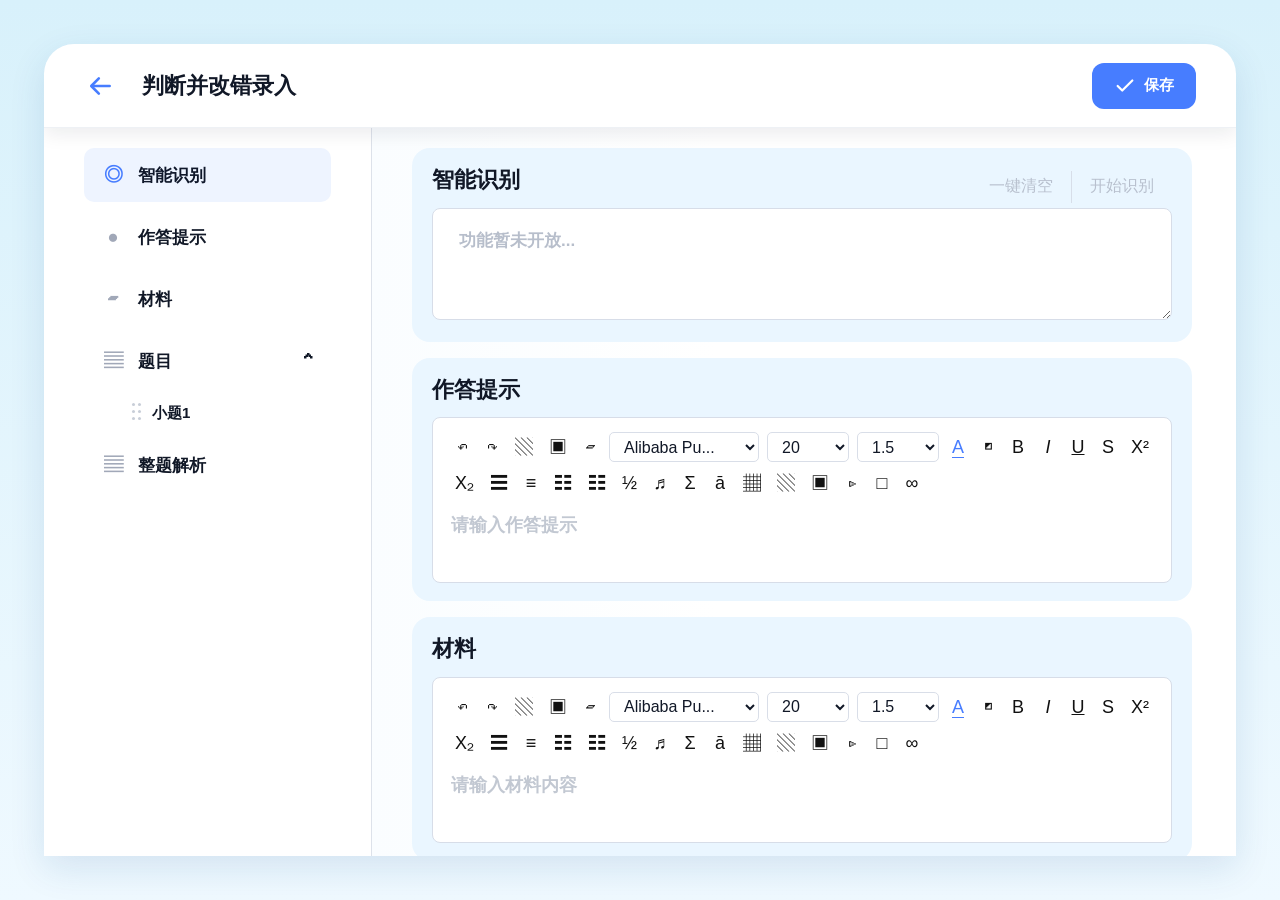
<file: index.html>
<!DOCTYPE html>
<html lang="zh-CN">
<head>
  <meta charset="UTF-8" />
  <meta name="viewport" content="width=device-width, initial-scale=1.0" />
  <title>判断并改错录入 Demo 框架</title>
  <link rel="stylesheet" href="styles.css" />
</head>
<body>
  <div class="page">
    <div class="shell">
      <header class="header">
        <button class="icon-btn" title="返回" aria-label="返回">
          <svg viewBox="0 0 24 24" aria-hidden="true"><path d="M10 19 3 12l7-7"/><path d="M4 12h16"/></svg>
        </button>
        <h1>判断并改错录入</h1>
        <button class="save-btn" id="saveBtn">
          <svg viewBox="0 0 24 24" aria-hidden="true"><path d="M20 6 9 17l-5-5"/></svg>
          保存
        </button>
      </header>

      <div class="layout">
        <aside class="sidebar" aria-label="页面导航">
          <button class="side-item active" data-target="recognition">
            <span class="side-icon">◎</span>
            智能识别
          </button>
          <button class="side-item" data-target="prompt">
            <span class="side-icon">●</span>
            作答提示
          </button>
          <button class="side-item" data-target="material">
            <span class="side-icon">▰</span>
            材料
          </button>
          <button class="side-item question-toggle" data-target="questions" aria-expanded="true">
            <span class="side-icon question-doc">▤</span>
            题目
            <span class="chevron">⌃</span>
          </button>
          <div class="question-sublist" id="questionSublist"></div>
          <button class="side-item" data-target="analysis">
            <span class="side-icon">▤</span>
            整题解析
          </button>
        </aside>

        <main class="content" id="content">
          <section class="block" id="recognition" data-nav-label="智能识别">
            <div class="block-head">
              <h2>智能识别</h2>
              <div class="block-actions">
                <button class="ghost-btn" id="clearRecognition">一键清空</button>
                <button class="ghost-btn" id="startRecognition">开始识别</button>
              </div>
            </div>
            <textarea class="recognition-box" id="recognitionText" placeholder="功能暂未开放..."></textarea>
          </section>

          <section class="block" id="prompt" data-nav-label="作答提示">
            <h2>作答提示</h2>
            <div class="editor-shell" data-field="prompt"></div>
          </section>

          <section class="block" id="material" data-nav-label="材料">
            <h2>材料</h2>
            <div class="editor-shell" data-field="material"></div>
          </section>

          <section class="block questions-block" id="questions" data-nav-label="题目">
            <div class="section-top">
              <h2>题目</h2>
              <button class="add-btn" id="addQuestionTop">
                <span>＋</span>
                添加小题
              </button>
            </div>
            <div class="ng-control">
              <div>
                <strong>包含 Not Given 选项</strong>
                <span>开启后当前大题下所有小题支持 T / F / NG 三选一</span>
              </div>
              <label class="switch ng-switch">
                <input type="checkbox" id="ngToggle">
                <i></i>
              </label>
            </div>
            <div id="questionList"></div>
            <button class="add-btn bottom" id="addQuestionBottom">
              <span>＋</span>
              添加小题
            </button>
          </section>

          <section class="block" id="analysis" data-nav-label="整题解析">
            <h2>整题解析</h2>
            <div class="editor-shell" data-field="wholeAnalysis"></div>
          </section>
        </main>
      </div>
    </div>
  </div>

  <div class="toast" id="toast" role="status" aria-live="polite">已保存</div>

  <template id="editorTemplate">
    <div class="editor">
      <div class="toolbar" aria-label="富文本工具条">
        <button title="撤销">↶</button>
        <button title="重做">↷</button>
        <button title="复制">▧</button>
        <button title="粘贴">▣</button>
        <button title="橡皮">▱</button>
        <select title="字体">
          <option>Alibaba Pu...</option>
          <option>Noto Sans JP</option>
          <option>Microsoft YaHei</option>
        </select>
        <select title="字号">
          <option>20</option>
          <option>16</option>
          <option>18</option>
          <option>24</option>
        </select>
        <select title="行高">
          <option>1.5</option>
          <option>1.0</option>
          <option>2.0</option>
        </select>
        <button title="文字颜色" class="mark-blue">A</button>
        <button title="高亮">◩</button>
        <button title="加粗">B</button>
        <button title="斜体"><i>I</i></button>
        <button title="下划线"><u>U</u></button>
        <button title="删除线">S</button>
        <button title="上标">X²</button>
        <button title="下标">X₂</button>
        <button title="左对齐">☰</button>
        <button title="居中">≡</button>
        <button title="右对齐">☷</button>
        <button title="项目符号">☷</button>
        <button title="编号">½</button>
        <button title="音频">♬</button>
        <button title="公式">Σ</button>
        <button title="音标">ā</button>
        <button title="表格">▦</button>
        <button title="图片">▧</button>
        <button title="音频文件">▣</button>
        <button title="视频">▻</button>
        <button title="文件夹">□</button>
        <button title="链接">∞</button>
      </div>
      <div class="editable" contenteditable="true"></div>
    </div>
  </template>

  <script src="app.js"></script>
</body>
</html>
</file>
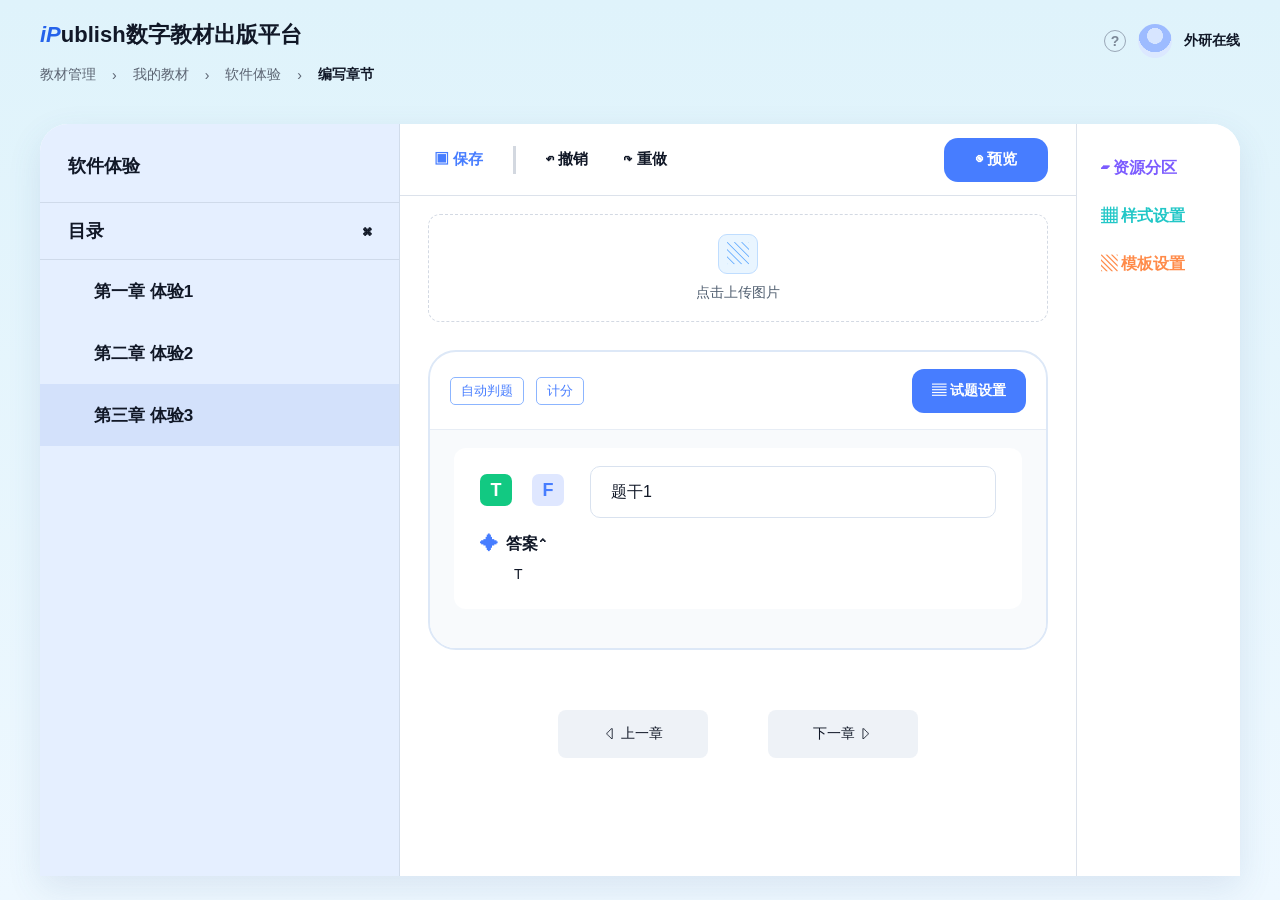
<file: chapter-editor.html>
<!DOCTYPE html>
<html lang="zh-CN">
<head>
  <meta charset="UTF-8" />
  <meta name="viewport" content="width=device-width, initial-scale=1.0" />
  <title>编写章节 - 判断并改错预览</title>
  <link rel="stylesheet" href="styles.css" />
</head>
<body class="chapter-page">
  <div class="chapter-shell">
    <header class="chapter-top">
      <div>
        <div class="chapter-logo"><span class="logo-blue">iP</span>ublish数字教材出版平台</div>
        <div class="breadcrumb">教材管理 <span>›</span> 我的教材 <span>›</span> 软件体验 <span>›</span> <b>编写章节</b></div>
      </div>
      <div class="user-area">
        <span class="help">?</span>
        <span class="avatar-dot"></span>
        <span>外研在线</span>
      </div>
    </header>

    <div class="chapter-workspace">
      <aside class="chapter-left">
        <h1>软件体验</h1>
        <div class="toc-head">目录 <span>⌘</span></div>
        <button class="chapter-item">第一章 体验1</button>
        <button class="chapter-item">第二章 体验2</button>
        <button class="chapter-item active">第三章 体验3</button>
      </aside>

      <main class="chapter-center">
        <div class="editor-topbar">
          <button class="tool-action" id="backToInput">▣ 保存</button>
          <span class="divider"></span>
          <button class="tool-action">↶ 撤销</button>
          <button class="tool-action">↷ 重做</button>
          <button class="preview-btn" id="openPreviewPage">◉ 预览</button>
        </div>

        <div class="canvas">
          <div class="upload-box">
            <div class="upload-icon">▧</div>
            <div>点击上传图片</div>
          </div>

          <div class="question-preview-card">
            <div class="preview-card-head">
              <div>
                <span class="small-pill">自动判题</span>
                <span class="small-pill">计分</span>
              </div>
              <button class="setting-btn" id="openQuestionSettings">▤ 试题设置</button>
            </div>

            <div class="preview-body" id="previewBody"></div>
          </div>

          <div class="chapter-nav">
            <button>ᐊ 上一章</button>
            <button>下一章 ᐅ</button>
          </div>
        </div>
      </main>

      <aside class="chapter-right">
        <button class="right-tab purple">▰ 资源分区</button>
        <button class="right-tab teal">▦ 样式设置</button>
        <button class="right-tab orange">▧ 模板设置</button>
      </aside>
    </div>
  </div>

  <div class="settings-mask" id="settingsMask" aria-hidden="true">
    <div class="settings-modal" role="dialog" aria-modal="true" aria-labelledby="settingsTitle">
      <header class="settings-head">
        <h2 id="settingsTitle">设置</h2>
        <button class="settings-close" id="closeQuestionSettings" aria-label="关闭">×</button>
      </header>
      <div class="settings-body">
        <div class="settings-grid">
          <section class="settings-section">
            <h3><span>▱</span> 作答设置</h3>
            <div class="settings-card">
              <div class="setting-label">作答显示样式</div>
              <div class="radio-line">
                <label><input type="radio" name="answerStyle" value="TF" checked> TF</label>
                <label><input type="radio" name="answerStyle" value="tick"> ✓×</label>
                <label><input type="radio" name="answerStyle" value="text"> 对错</label>
                <label><input type="radio" name="answerStyle" value="check"> 勾选</label>
              </div>
              <div class="style-preview" id="answerStylePreview"></div>
              <div class="setting-label">附加题显示设置</div>
              <div class="fake-select" data-value="作答后显示附加题">
                <button type="button"><span>作答后显示附加题</span><i>⌄</i></button>
                <div class="fake-options">
                  <button type="button">作答前显示附加题</button>
                  <button type="button" class="active">作答后显示附加题</button>
                </div>
              </div>
              <div class="fake-select" data-value="作答即显示">
                <button type="button"><span>作答即显示</span><i>⌄</i></button>
                <div class="fake-options">
                  <button type="button" class="active">作答即显示</button>
                  <button type="button">作答T显示</button>
                  <button type="button">作答F显示</button>
                  <button type="button" data-ng-only>作答NG显示</button>
                </div>
              </div>
            </div>
          </section>

          <section class="settings-section">
            <h3><span>▱</span> 判题设置</h3>
            <div class="settings-card compact">
              <div class="switch-row">
                <span>自动判题</span>
                <label class="switch"><input type="checkbox" checked><i></i></label>
              </div>
              <div class="judge-note" data-ng-note>已开启 NG 时，自动判题会按 T / F / NG 标准答案匹配学生选择。</div>
            </div>
          </section>

          <section class="settings-section">
            <h3><span>⏱</span> 计分设置</h3>
            <div class="settings-card">
              <div class="switch-row">
                <span>计分</span>
                <label class="switch"><input type="checkbox" checked><i></i></label>
              </div>
              <div class="setting-label">分数设置</div>
              <div class="score-row">
                <span>1小题共</span>
                <input value="1">
                <span>分</span>
              </div>
              <div class="score-row">
                <span>小题1</span>
                <input value="1">
                <span>分</span>
              </div>
            </div>
          </section>

          <section class="settings-section">
            <h3><span>▦</span> 展示设置</h3>
            <div class="settings-card">
              <div class="score-row wide">
                <span>电脑端布局</span>
                <div class="fake-select slim" data-value="瀑布结构">
                  <button type="button"><span>瀑布结构</span><i>⌄</i></button>
                  <div class="fake-options">
                    <button type="button" class="active">瀑布结构</button>
                    <button type="button">左右分栏</button>
                    <button type="button">逐题展示</button>
                  </div>
                </div>
              </div>
              <div class="score-row wide">
                <span>手机端布局</span>
                <div class="fake-select slim" data-value="瀑布结构">
                  <button type="button"><span>瀑布结构</span><i>⌄</i></button>
                  <div class="fake-options">
                    <button type="button" class="active">瀑布结构</button>
                    <button type="button">上下结构</button>
                    <button type="button">逐题展示</button>
                  </div>
                </div>
              </div>
              <div class="switch-row quiet">
                <span>挖空序号显示</span>
                <label class="switch"><input type="checkbox" checked><i></i></label>
              </div>
            </div>
          </section>

          <section class="settings-section span-2">
            <h3><span>▣</span> 材料设置</h3>
            <div class="settings-card material-empty">
              <div class="empty-gear">⚙</div>
              <div>暂无设置</div>
            </div>
          </section>
        </div>
      </div>
      <footer class="settings-foot">
        <button class="settings-cancel" id="cancelQuestionSettings">取 消</button>
        <button class="settings-save" id="saveQuestionSettings">保 存</button>
      </footer>
    </div>
  </div>

  <script src="chapter-editor.js"></script>
</body>
</html>
</file>
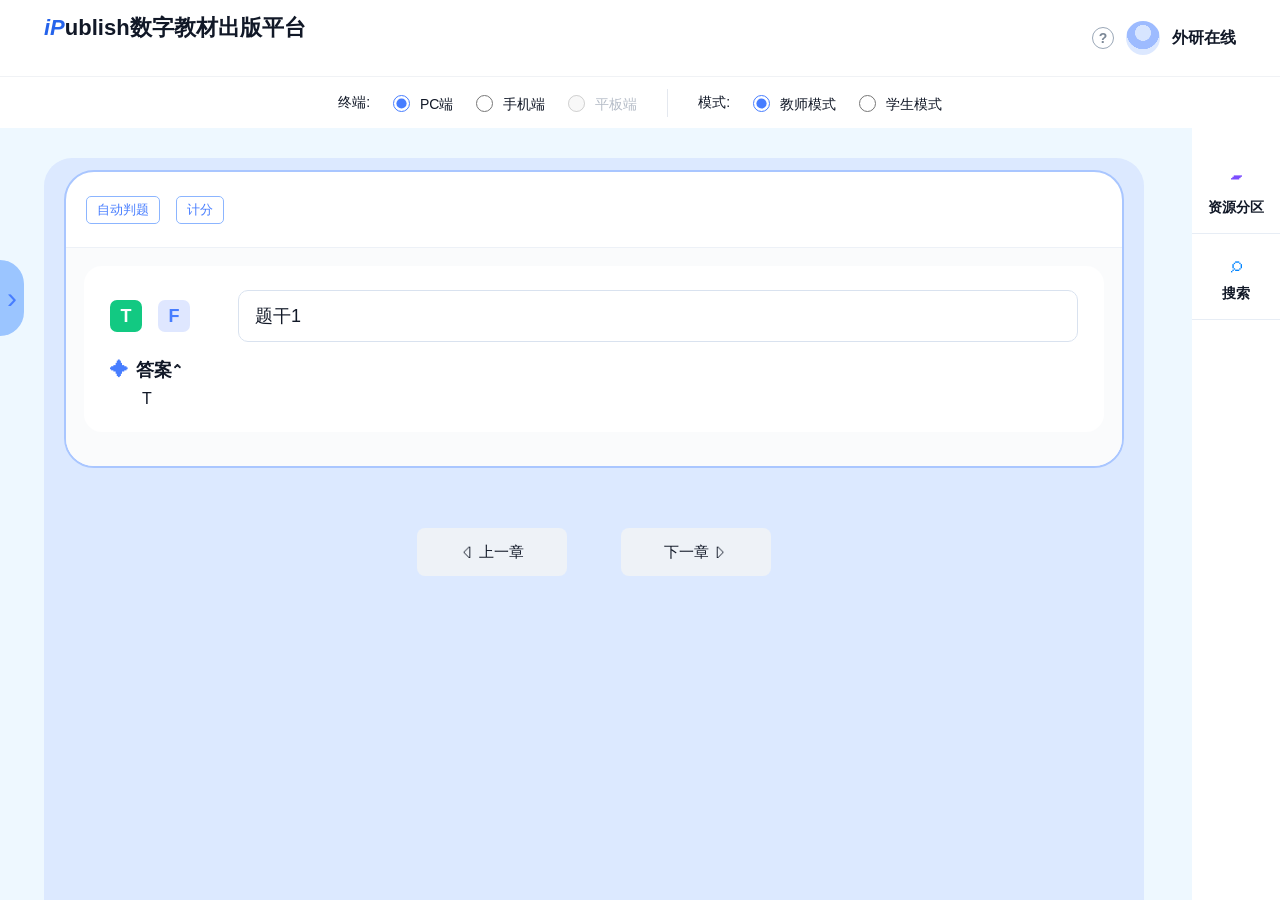
<file: preview.html>
<!DOCTYPE html>
<html lang="zh-CN">
<head>
  <meta charset="UTF-8" />
  <meta name="viewport" content="width=device-width, initial-scale=1.0" />
  <title>预览 - 判断并改错</title>
  <link rel="stylesheet" href="styles.css" />
</head>
<body class="reader-page">
  <header class="reader-header">
    <div class="chapter-logo"><span class="logo-blue">iP</span>ublish数字教材出版平台</div>
    <div class="reader-user">
      <span class="help">?</span>
      <span class="avatar-dot"></span>
      <span>外研在线</span>
    </div>
  </header>

  <div class="preview-toolbar">
    <div class="radio-cluster">
      <span>终端:</span>
      <label><input type="radio" name="device" checked> PC端</label>
      <label><input type="radio" name="device"> 手机端</label>
      <label class="disabled"><input type="radio" name="device" disabled> 平板端</label>
    </div>
    <div class="toolbar-divider"></div>
    <div class="radio-cluster">
      <span>模式:</span>
      <label><input type="radio" name="mode" value="teacher" checked> 教师模式</label>
      <label><input type="radio" name="mode" value="student"> 学生模式</label>
    </div>
  </div>

  <main class="reader-main">
    <button class="side-collapse">›</button>
    <section class="reader-canvas">
      <div class="reader-card">
        <div class="reader-card-head">
          <div>
            <span class="small-pill">自动判题</span>
            <span class="small-pill">计分</span>
          </div>
          <button class="submit-btn" id="submitBtn">⇧ 提交</button>
        </div>
        <div class="reader-question-area" id="readerQuestionArea"></div>
      </div>
      <div class="reader-nav">
        <button>ᐊ 上一章</button>
        <button>下一章 ᐅ</button>
      </div>
    </section>
    <aside class="reader-right">
      <button class="right-reader-tab purple">▰<span>资源分区</span></button>
      <button class="right-reader-tab blue">⌕<span>搜索</span></button>
    </aside>
  </main>

  <script src="preview.js"></script>
</body>
</html>
</file>
<file: styles.css>
* { box-sizing: border-box; }
:root {
  --blue: #477dff;
  --blue-2: #5aa6ff;
  --blue-bg: #eaf6ff;
  --blue-panel: #eaf6ff;
  --blue-line: #bfe0ff;
  --ink: #111827;
  --muted: #9aa3b2;
  --line: #e5e7eb;
  --soft: #f8fafc;
  --white: #fff;
  --orange: #ff7a1a;
  --radius: 10px;
  --font: -apple-system, BlinkMacSystemFont, "Segoe UI", "PingFang SC", "Microsoft YaHei", sans-serif;
}
body {
  margin: 0;
  min-height: 100vh;
  font-family: var(--font);
  background: #eef8ff;
  color: var(--ink);
  letter-spacing: 0;
}
button, textarea, select { font: inherit; }
button { cursor: pointer; }
.page {
  min-height: 100vh;
  padding: 44px;
  background: linear-gradient(180deg, #d8f1fb 0%, #eff9ff 100%);
}
.shell {
  height: calc(100vh - 88px);
  min-height: 720px;
  border-radius: 30px 30px 0 0;
  background: var(--white);
  box-shadow: 0 12px 36px rgba(20, 78, 140, .12);
  overflow: hidden;
  display: grid;
  grid-template-rows: 84px 1fr;
}
.header {
  display: flex;
  align-items: center;
  gap: 24px;
  padding: 0 40px;
  border-bottom: 1px solid #eef1f5;
  box-shadow: 0 6px 18px rgba(17, 24, 39, .08);
  position: relative;
  z-index: 3;
}
.header h1 {
  margin: 0;
  font-size: 22px;
  font-weight: 800;
  flex: 1;
}
.icon-btn {
  width: 34px;
  height: 34px;
  border: 0;
  background: transparent;
  color: var(--blue);
  padding: 4px;
}
.icon-btn svg,
.save-btn svg {
  width: 100%;
  height: 100%;
  fill: none;
  stroke: currentColor;
  stroke-width: 2.4;
  stroke-linecap: round;
  stroke-linejoin: round;
}
.save-btn {
  display: inline-flex;
  align-items: center;
  gap: 8px;
  border: 0;
  background: var(--blue);
  color: #fff;
  height: 46px;
  padding: 0 22px;
  border-radius: 12px;
  font-size: 15px;
  font-weight: 700;
}
.save-btn svg { width: 22px; height: 22px; }
.layout {
  min-height: 0;
  display: grid;
  grid-template-columns: 328px 1fr;
}
.sidebar {
  padding: 20px 40px;
  border-right: 1px solid #dde2ea;
  background: #fff;
}
.side-item {
  width: 100%;
  min-height: 54px;
  border: 0;
  background: transparent;
  border-radius: 10px;
  display: flex;
  align-items: center;
  gap: 14px;
  padding: 0 18px;
  font-size: 17px;
  font-weight: 700;
  color: var(--ink);
  margin-bottom: 8px;
  text-align: left;
}
.side-item.active {
  background: #eef4ff;
  color: #0f172a;
}
.side-icon {
  color: var(--blue);
  font-size: 19px;
  width: 22px;
  text-align: center;
}
.side-item:not(.active) .side-icon { color: #a1a8b8; }
.chevron {
  margin-left: auto;
  font-size: 24px;
  line-height: 1;
  transition: transform .18s ease;
}
.question-toggle.collapsed .chevron {
  transform: rotate(180deg);
}
.question-sublist {
  display: grid;
  gap: 4px;
  margin: 2px 0 8px;
  padding-left: 42px;
}
.question-sublist.collapsed {
  display: none;
}
.question-subitem {
  border: 0;
  background: transparent;
  min-height: 34px;
  display: flex;
  align-items: center;
  gap: 8px;
  color: #111827;
  font-size: 15px;
  font-weight: 700;
  text-align: left;
}
.drag-dots {
  width: 12px;
  height: 20px;
  display: inline-grid;
  grid-template-columns: repeat(2, 4px);
  grid-auto-rows: 4px;
  gap: 3px 2px;
  flex: 0 0 auto;
}
.drag-dots i {
  width: 3px;
  height: 3px;
  border-radius: 50%;
  background: #c8ced8;
}
.question-doc {
  color: #51a2ff;
}
.content {
  min-width: 0;
  overflow: auto;
  padding: 20px 44px 28px 40px;
  scroll-behavior: smooth;
  background: linear-gradient(90deg, #fafdff 0%, #fff 40%);
}
.content::-webkit-scrollbar { width: 14px; }
.content::-webkit-scrollbar-track { background: #f0f4f9; border-radius: 999px; }
.content::-webkit-scrollbar-thumb { background: #cfd8e6; border-radius: 999px; border: 3px solid #f0f4f9; }
.block {
  background: var(--blue-panel);
  border-radius: 18px;
  padding: 18px 20px;
  margin-bottom: 16px;
}
.block h2 {
  margin: 0 0 14px;
  font-size: 22px;
  line-height: 1.25;
  font-weight: 800;
}
.block-head,
.section-top {
  display: flex;
  align-items: center;
  justify-content: space-between;
  gap: 16px;
}
.block-actions {
  display: inline-flex;
  align-items: center;
  color: #b8c0ce;
  font-size: 16px;
}
.ghost-btn {
  border: 0;
  background: transparent;
  color: #b8c0ce;
  padding: 0 18px;
  height: 32px;
  font-size: 16px;
}
.ghost-btn + .ghost-btn { border-left: 1px solid #d7dee9; }
.recognition-box {
  width: 100%;
  min-height: 112px;
  resize: vertical;
  border: 1px solid #d7dde8;
  border-radius: 8px;
  background: #fff;
  padding: 20px 26px;
  font-size: 17px;
  color: #334155;
  outline: none;
}
.recognition-box::placeholder { color: #b7becb; font-weight: 700; }
.editor {
  background: #fff;
  border: 1px solid #d7dde8;
  border-radius: 8px;
  padding: 14px 18px 18px;
}
.toolbar {
  display: flex;
  align-items: center;
  flex-wrap: wrap;
  gap: 8px;
  min-height: 36px;
  padding-bottom: 10px;
}
.toolbar button {
  height: 26px;
  min-width: 22px;
  border: 0;
  background: transparent;
  color: #111;
  padding: 0 4px;
  font-size: 18px;
  line-height: 1;
}
.toolbar select {
  height: 30px;
  border: 1px solid #d9dee8;
  border-radius: 5px;
  background: #fff;
  padding: 0 28px 0 10px;
  font-size: 16px;
  color: #111827;
}
.toolbar select:nth-of-type(1) { width: 150px; }
.toolbar select:nth-of-type(2),
.toolbar select:nth-of-type(3) { width: 82px; }
.mark-blue {
  color: var(--blue) !important;
  text-decoration: underline;
  text-underline-offset: 4px;
}
.editable {
  min-height: 58px;
  outline: none;
  font-size: 18px;
  line-height: 1.7;
  color: #111827;
  padding: 4px 0 0;
}
.editable:empty::before {
  content: attr(data-placeholder);
  color: #c2c8d2;
  font-weight: 600;
}
.questions-block {
  position: relative;
  padding-bottom: 20px;
}
.ng-control {
  display: flex;
  align-items: center;
  justify-content: space-between;
  gap: 18px;
  margin: 10px 0 4px;
  padding: 14px 18px;
  border: 1px solid #d8e6ff;
  border-radius: 12px;
  background: #f7fbff;
}
.ng-control strong {
  display: block;
  margin-bottom: 4px;
  font-size: 15px;
}
.ng-control span {
  color: #64748b;
  font-size: 13px;
}
.ng-switch {
  flex: 0 0 auto;
}
#questionList {
  padding-top: 42px;
}
.add-btn {
  display: inline-flex;
  align-items: center;
  justify-content: center;
  gap: 6px;
  height: 44px;
  padding: 0 18px;
  border: 0;
  border-radius: 10px;
  background: #dfeaff;
  color: var(--blue);
  font-size: 17px;
  font-weight: 800;
}
.add-btn span {
  width: 22px;
  height: 22px;
  border-radius: 50%;
  background: var(--blue);
  color: #fff;
  display: inline-flex;
  align-items: center;
  justify-content: center;
  font-size: 19px;
  line-height: 1;
}
.add-btn.bottom { margin-top: 18px; }
.question-card {
  position: relative;
  margin-top: 18px;
  border: 1px solid var(--blue-line);
  border-radius: 0 18px 18px 18px;
  padding: 28px 30px 22px;
  background: #f8fcff;
}
.question-tab {
  position: absolute;
  left: -1px;
  top: -45px;
  min-width: 180px;
  height: 44px;
  background: #f8fcff;
  border: 1px solid var(--blue-line);
  border-bottom: 0;
  border-radius: 20px 44px 0 0;
  display: flex;
  align-items: center;
  padding-left: 30px;
  gap: 10px;
  font-size: 18px;
  font-weight: 800;
}
.delete-question {
  width: 20px;
  height: 20px;
  border-radius: 50%;
  border: 1px solid #96a0b1;
  background: #fff;
  color: #5f6878;
  font-size: 14px;
  line-height: 18px;
  padding: 0;
}
.field-row {
  margin-bottom: 14px;
}
.field-label {
  display: flex;
  align-items: center;
  gap: 8px;
  font-size: 16px;
  font-weight: 500;
  margin-bottom: 12px;
}
.required { color: #ff3333; }
.tip {
  display: inline-flex;
  align-items: center;
  gap: 7px;
  background: #fff0df;
  color: var(--orange);
  border-radius: 6px;
  padding: 7px 12px;
  font-size: 14px;
  line-height: 1.3;
}
.tip-icon {
  width: 18px;
  height: 18px;
  border-radius: 50%;
  background: var(--orange);
  color: #fff;
  display: inline-flex;
  align-items: center;
  justify-content: center;
  font-weight: 900;
  font-size: 13px;
}
.answer-panel,
.judge-panel,
.judge-extra-panel {
  background: #fff;
  border-radius: 8px;
  padding: 22px 20px;
  margin-top: 14px;
}
.answer-options {
  display: flex;
  gap: 20px;
  margin-top: 20px;
}
.answer-btn {
  width: 48px;
  height: 48px;
  border: 0;
  border-radius: 10px;
  background: #dfeaff;
  color: var(--blue);
  font-size: 24px;
  font-weight: 800;
}
.answer-btn.active {
  background: var(--blue);
  color: #fff;
}
.answer-btn.disabled,
.answer-btn:disabled {
  cursor: not-allowed;
  background: #edf1f7;
  color: #a6afbf;
}
.judge-panel {
  display: flex;
  align-items: center;
  gap: 46px;
  min-height: 72px;
}
.judge-extra-panel {
  padding: 22px 30px;
}
.judge-extra-panel .editor {
  background: #f4f6fb;
  border: 0;
}
.judge-extra-panel .editable {
  min-height: 54px;
}
.fill-answer-label {
  margin-top: 18px;
}
.fill-answer-input {
  width: 100%;
  height: 56px;
  border: 0;
  border-radius: 8px;
  background: #f4f6fb;
  padding: 0 28px;
  color: #111827;
  font-size: 18px;
  outline: none;
}
.fill-answer-input::placeholder {
  color: #c2c8d2;
  font-weight: 600;
}
.short-answer-title {
  margin-bottom: 10px;
  font-size: 16px;
  color: #111827;
}
.radio {
  display: inline-flex;
  align-items: center;
  gap: 10px;
  font-size: 16px;
  color: #374151;
}
.radio input {
  width: 22px;
  height: 22px;
  accent-color: var(--blue);
}
.analysis-title {
  border-bottom: 1px solid #dce3ee;
  padding-bottom: 12px;
  margin-bottom: 12px;
  font-size: 16px;
}
.toast {
  position: fixed;
  left: 50%;
  bottom: 32px;
  transform: translateX(-50%) translateY(20px);
  background: rgba(17, 24, 39, .92);
  color: #fff;
  padding: 10px 18px;
  border-radius: 999px;
  font-size: 14px;
  opacity: 0;
  pointer-events: none;
  transition: all .2s ease;
}
.toast.show {
  opacity: 1;
  transform: translateX(-50%) translateY(0);
}
@media (max-width: 1180px) {
  .page { padding: 16px; }
  .shell { height: auto; min-height: calc(100vh - 32px); }
  .layout { grid-template-columns: 1fr; }
  .sidebar {
    display: flex;
    gap: 8px;
    overflow: auto;
    padding: 12px;
    border-right: 0;
    border-bottom: 1px solid #dde2ea;
  }
  .side-item {
    flex: 0 0 auto;
    width: auto;
    min-height: 44px;
    font-size: 16px;
    margin: 0;
  }
  .content { padding: 16px; }
  .header { padding: 0 18px; }
  .header h1 { font-size: 20px; }
}

/* Chapter editor / saved preview page */
.chapter-page {
  background: #eef8ff;
  overflow: hidden;
}
.chapter-shell {
  height: 100vh;
  min-height: 0;
  padding: 24px 40px;
  overflow: hidden;
  background: linear-gradient(180deg, #dff3fb 0%, #eef8ff 100%);
}
.chapter-top {
  height: 100px;
  display: flex;
  align-items: flex-start;
  justify-content: space-between;
  color: #111827;
}
.chapter-logo {
  font-size: 22px;
  font-weight: 900;
  line-height: 1;
  margin-bottom: 20px;
}
.logo-blue { color: #2563eb; font-style: italic; }
.breadcrumb {
  display: flex;
  align-items: center;
  gap: 16px;
  color: #5b6472;
  font-size: 14px;
}
.breadcrumb b { color: #111827; }
.user-area {
  display: flex;
  align-items: center;
  gap: 12px;
  font-size: 14px;
  font-weight: 600;
}
.help {
  width: 22px;
  height: 22px;
  border: 1px solid #9aa7b7;
  border-radius: 50%;
  color: #7b8796;
  display: inline-flex;
  align-items: center;
  justify-content: center;
  font-size: 14px;
}
.avatar-dot {
  width: 34px;
  height: 34px;
  border-radius: 50%;
  background: radial-gradient(circle at 50% 35%, #d7e5ff 0 28%, #9dbbff 29% 58%, #dce8ff 59%);
}
.chapter-workspace {
  height: calc(100vh - 148px);
  min-height: 0;
  display: grid;
  grid-template-columns: 360px 1fr 164px;
  background: #fff;
  border-radius: 28px 28px 0 0;
  overflow: hidden;
  box-shadow: 0 12px 34px rgba(65, 99, 148, .12);
}
.chapter-left {
  background: #e5efff;
  border-right: 1px solid #d1dceb;
  padding-top: 30px;
}
.chapter-left h1 {
  font-size: 18px;
  margin: 0 28px 24px;
}
.toc-head {
  border-top: 1px solid #cfdaea;
  border-bottom: 1px solid #cfdaea;
  height: 58px;
  padding: 0 28px;
  display: flex;
  align-items: center;
  justify-content: space-between;
  font-size: 18px;
  font-weight: 800;
}
.chapter-item {
  width: 100%;
  height: 62px;
  border: 0;
  background: transparent;
  text-align: left;
  padding-left: 54px;
  font-size: 17px;
  font-weight: 800;
  color: #111827;
}
.chapter-item.active { background: #d3e1fb; }
.chapter-center {
  min-width: 0;
  min-height: 0;
  display: grid;
  grid-template-rows: 72px minmax(0, 1fr);
  background: #fff;
}
.editor-topbar {
  display: flex;
  align-items: center;
  gap: 24px;
  padding: 0 28px;
  border-bottom: 1px solid #dce2eb;
}
.tool-action {
  border: 0;
  background: transparent;
  font-size: 15px;
  font-weight: 700;
  color: #111827;
}
.tool-action:first-child { color: var(--blue); }
.divider {
  width: 3px;
  height: 28px;
  background: #d3d8e0;
}
.preview-btn {
  margin-left: auto;
  height: 44px;
  min-width: 104px;
  border: 0;
  border-radius: 14px;
  background: var(--blue);
  color: #fff;
  font-size: 15px;
  font-weight: 800;
}
.canvas {
  min-height: 0;
  height: 100%;
  overflow-y: auto;
  overflow-x: hidden;
  padding: 18px 28px 40px;
}
.upload-box {
  border: 1px dashed #d3d9e3;
  border-radius: 12px;
  height: 108px;
  color: #526071;
  display: flex;
  flex-direction: column;
  align-items: center;
  justify-content: center;
  gap: 10px;
  font-size: 14px;
  margin-bottom: 28px;
}
.upload-icon {
  width: 40px;
  height: 40px;
  border-radius: 9px;
  background: #e9f5ff;
  color: #5aa6ff;
  display: flex;
  align-items: center;
  justify-content: center;
  border: 1px solid #bfddff;
  font-size: 22px;
}
.question-preview-card {
  border: 2px solid #dde8f7;
  border-radius: 28px;
  background: #fff;
  overflow: hidden;
  max-width: 1040px;
  margin: 0 auto;
}
.preview-card-head {
  height: 78px;
  padding: 0 20px;
  display: flex;
  align-items: center;
  justify-content: space-between;
  border-bottom: 1px solid #e7edf5;
}
.small-pill {
  display: inline-flex;
  align-items: center;
  justify-content: center;
  height: 28px;
  padding: 0 10px;
  border: 1px solid #8cb5ff;
  color: var(--blue);
  border-radius: 5px;
  font-size: 13px;
  margin-right: 8px;
}
.style-preview {
  display: grid;
  gap: 6px;
  margin: -4px 0 16px;
  color: #64748b;
  font-size: 13px;
}
.style-preview span {
  display: inline-flex;
  align-items: center;
  min-height: 24px;
  padding: 0 10px;
  border-radius: 6px;
  background: #fff;
}
.judge-note {
  margin-top: 14px;
  color: #64748b;
  font-size: 13px;
  line-height: 1.6;
}
.setting-btn {
  height: 44px;
  border: 0;
  border-radius: 12px;
  background: var(--blue);
  color: #fff;
  padding: 0 20px;
  font-size: 14px;
  font-weight: 800;
}
.preview-body {
  background: #f8fafc;
  padding: 18px 24px;
  min-height: 218px;
}
.saved-question {
  background: #fff;
  border-radius: 12px;
  padding: 18px 26px 22px;
  margin-bottom: 18px;
}
.saved-line {
  display: grid;
  grid-template-columns: 90px 1fr;
  gap: 20px;
  align-items: start;
}
.saved-line.addon-line {
  margin-top: 10px;
}
.tf-row {
  display: flex;
  gap: 20px;
  align-items: center;
  margin-top: 8px;
}
.tf-row.with-ng {
  gap: 10px;
}
.tf-badge {
  width: 32px;
  height: 32px;
  border-radius: 7px;
  background: #dfe7ff;
  color: var(--blue);
  display: inline-flex;
  align-items: center;
  justify-content: center;
  font-size: 18px;
  font-weight: 900;
}
.tf-row.with-ng .tf-badge {
  width: 42px;
  font-size: 16px;
}
.tf-badge.selected {
  background: #12c982;
  color: #fff;
}
.saved-stem {
  min-height: 52px;
  border: 1px solid #d9e2ef;
  background: #fff;
  border-radius: 10px;
  display: flex;
  align-items: center;
  padding: 0 20px;
  font-size: 16px;
}
.saved-extra-stem {
  color: #477dff;
}
.saved-short-box {
  position: relative;
  min-height: 168px;
  border: 1px solid #d9e2ef;
  background: #fff;
  border-radius: 10px;
  padding: 24px 30px 36px;
  color: #aeb7c6;
  font-size: 18px;
}
.saved-short-box em {
  position: absolute;
  right: 28px;
  bottom: 18px;
  color: #aeb7c6;
  font-style: normal;
  font-size: 14px;
}
.answer-title {
  display: flex;
  align-items: center;
  gap: 8px;
  font-size: 16px;
  font-weight: 800;
  margin: 16px 0 8px;
}
.spark { color: var(--blue); font-size: 18px; }
.answer-value {
  padding-left: 34px;
  font-size: 14px;
  line-height: 1.7;
}
.sub-answer {
  color: #477dff;
  font-size: 18px;
}
.chapter-nav {
  display: flex;
  justify-content: center;
  gap: 60px;
  margin-top: 60px;
}
.chapter-nav button {
  width: 150px;
  height: 48px;
  border: 0;
  border-radius: 8px;
  background: #eef2f7;
  color: #111827;
  font-size: 14px;
}
.chapter-right {
  border-left: 1px solid #dce2eb;
  padding-top: 20px;
  background: #fff;
}
.right-tab {
  display: block;
  width: 100%;
  height: 48px;
  border: 0;
  background: #fff;
  text-align: left;
  padding-left: 24px;
  font-size: 16px;
  font-weight: 800;
}
.right-tab.purple { color: #7c5cff; }
.right-tab.teal { color: #22c7c7; }
.right-tab.orange { color: #ff8b4a; }
@media (max-width: 1180px) {
  .chapter-shell { padding: 16px; overflow: auto; }
  .chapter-top { height: auto; gap: 18px; flex-wrap: wrap; margin-bottom: 16px; }
  .chapter-workspace { height: auto; grid-template-columns: 1fr; }
  .chapter-left, .chapter-right { display: none; }
  .chapter-center { min-height: 760px; }
}

.settings-mask {
  position: fixed;
  inset: 0;
  z-index: 40;
  display: none;
  align-items: center;
  justify-content: center;
  background: rgba(18, 30, 49, .62);
  padding: 32px;
}
.settings-mask.show { display: flex; }
.settings-modal {
  width: min(1180px, calc(100vw - 64px));
  height: min(690px, calc(100vh - 64px));
  background: #fff;
  border-radius: 32px;
  overflow: hidden;
  display: grid;
  grid-template-rows: 64px 1fr 82px;
  box-shadow: 0 28px 90px rgba(15, 23, 42, .34);
}
.settings-head {
  display: flex;
  align-items: center;
  justify-content: space-between;
  padding: 0 28px;
  border-bottom: 1px solid #edf1f6;
  box-shadow: 0 6px 18px rgba(15, 23, 42, .08);
}
.settings-head h2 {
  margin: 0;
  font-size: 20px;
}
.settings-close {
  width: 34px;
  height: 34px;
  border: 0;
  background: transparent;
  color: #8b95a5;
  font-size: 32px;
  line-height: 1;
}
.settings-body {
  min-height: 0;
  overflow: auto;
  padding: 28px 32px 22px;
}
.settings-body::-webkit-scrollbar { width: 14px; }
.settings-body::-webkit-scrollbar-track { background: #f3f6fa; border-radius: 999px; }
.settings-body::-webkit-scrollbar-thumb { background: #cfd8e6; border-radius: 999px; border: 3px solid #f3f6fa; }
.settings-grid {
  display: grid;
  grid-template-columns: 1.2fr .7fr 1.2fr;
  gap: 24px 20px;
}
.settings-section h3 {
  margin: 0 0 12px;
  display: flex;
  align-items: center;
  gap: 7px;
  font-size: 18px;
}
.settings-section h3 span { color: var(--blue); font-size: 16px; }
.settings-card {
  min-height: 250px;
  border-radius: 8px;
  background: #f4f7fb;
  padding: 16px 18px;
}
.settings-card.compact { min-height: 250px; }
.setting-label {
  font-size: 16px;
  color: #303846;
  margin: 0 0 14px;
}
.radio-line {
  display: flex;
  align-items: center;
  flex-wrap: wrap;
  gap: 22px;
  margin-bottom: 18px;
  font-size: 15px;
}
.radio-line label {
  display: inline-flex;
  align-items: center;
  gap: 8px;
}
.radio-line input {
  width: 18px;
  height: 18px;
  accent-color: var(--blue);
}
.score-row input {
  height: 36px;
  border: 1px solid #d9e0ea;
  border-radius: 8px;
  background: #fff;
  font-size: 15px;
  color: #111827;
}
.switch-row {
  display: flex;
  align-items: center;
  gap: 14px;
  font-size: 16px;
  margin-bottom: 14px;
}
.switch-row.quiet {
  color: #606b7c;
}
.switch {
  position: relative;
  width: 42px;
  height: 22px;
}
.switch input { display: none; }
.switch i {
  position: absolute;
  inset: 0;
  background: #cfd8e6;
  border-radius: 999px;
  transition: .18s;
}
.switch i::after {
  content: "";
  position: absolute;
  top: 3px;
  left: 3px;
  width: 16px;
  height: 16px;
  border-radius: 50%;
  background: #fff;
  transition: .18s;
}
.switch input:checked + i { background: var(--blue); }
.switch input:checked + i::after { transform: translateX(20px); }
.score-row {
  display: grid;
  grid-template-columns: 82px 1fr 22px;
  gap: 10px;
  align-items: center;
  margin-bottom: 12px;
  font-size: 14px;
  color: #596273;
}
.score-row input {
  width: 100%;
  padding: 0 14px;
}
.score-row.wide {
  grid-template-columns: 96px 1fr;
}
.fake-select {
  position: relative;
  width: 100%;
  margin-bottom: 8px;
  z-index: 1;
}
.fake-select.open {
  z-index: 20;
}
.fake-select > button {
  width: 100%;
  height: 38px;
  border: 1px solid #d9e0ea;
  border-radius: 8px;
  background: #fff;
  display: flex;
  align-items: center;
  justify-content: space-between;
  padding: 0 12px;
  font-size: 15px;
  color: #111827;
}
.fake-select.open > button {
  border-color: var(--blue);
  box-shadow: 0 0 0 1px rgba(71, 125, 255, .18);
}
.fake-select > button i {
  color: #aab2c0;
  font-style: normal;
  font-size: 18px;
}
.fake-options {
  display: none;
  position: absolute;
  top: calc(100% + 4px);
  left: 0;
  right: 0;
  background: #fff;
  border-radius: 10px;
  padding: 6px;
  box-shadow: 0 8px 22px rgba(15, 23, 42, .12);
  border: 1px solid #edf1f7;
}
.fake-select.open .fake-options {
  display: block;
}
.fake-options button {
  display: block;
  width: 100%;
  height: 42px;
  border: 0;
  border-radius: 8px;
  background: transparent;
  text-align: left;
  padding: 0 14px;
  font-size: 15px;
  color: #111827;
}
.fake-options button.active,
.fake-options button:hover {
  background: #eef4ff;
}
.fake-select.slim > button {
  height: 38px;
}
.span-2 {
  grid-column: span 2;
}
.material-empty {
  min-height: 250px;
  display: grid;
  place-items: center;
  align-content: center;
  gap: 8px;
  color: #99a4b5;
  font-size: 14px;
}
.empty-gear {
  font-size: 48px;
  color: #dfe5ef;
}
.settings-foot {
  border-top: 1px solid #edf1f6;
  display: flex;
  align-items: center;
  justify-content: center;
  gap: 44px;
  background: #fff;
}
.settings-cancel,
.settings-save {
  height: 44px;
  min-width: 82px;
  border-radius: 12px;
  font-size: 15px;
  font-weight: 700;
}
.settings-cancel {
  border: 1px solid var(--blue);
  background: #fff;
  color: var(--blue);
}
.settings-save {
  border: 1px solid var(--blue);
  background: var(--blue);
  color: #fff;
}
@media (max-width: 1180px) {
  .settings-modal { height: min(780px, calc(100vh - 32px)); width: calc(100vw - 32px); }
  .settings-grid { grid-template-columns: 1fr; }
  .span-2 { grid-column: auto; }
}

/* Reader preview page */
.reader-page {
  min-height: 100vh;
  overflow: hidden;
  background: #eef8ff;
}
.reader-header {
  height: 76px;
  background: #fff;
  display: flex;
  align-items: center;
  justify-content: space-between;
  padding: 0 44px;
  box-shadow: 0 1px 10px rgba(15, 23, 42, .05);
}
.reader-user {
  display: flex;
  align-items: center;
  gap: 12px;
  font-size: 16px;
  font-weight: 600;
}
.preview-toolbar {
  height: 52px;
  background: #fff;
  display: flex;
  align-items: center;
  justify-content: center;
  gap: 30px;
  border-top: 1px solid #f0f2f5;
}
.radio-cluster {
  display: flex;
  align-items: center;
  gap: 18px;
  font-size: 14px;
  color: #111827;
}
.radio-cluster input {
  width: 17px;
  height: 17px;
  accent-color: var(--blue);
  vertical-align: -3px;
  margin-right: 6px;
}
.radio-cluster .disabled {
  color: #b6bdc8;
}
.toolbar-divider {
  width: 1px;
  height: 28px;
  background: #e4e8ef;
}
.reader-main {
  height: calc(100vh - 128px);
  display: grid;
  grid-template-columns: 1fr 88px;
  background: #eef8ff;
  position: relative;
}
.side-collapse {
  position: absolute;
  left: 0;
  top: 132px;
  z-index: 2;
  width: 24px;
  height: 76px;
  border: 0;
  border-radius: 0 40px 40px 0;
  background: #9bc5ff;
  color: var(--blue);
  font-size: 30px;
  line-height: 1;
}
.reader-canvas {
  margin: 30px 48px 0 44px;
  background: #dce9ff;
  border-radius: 28px 28px 0 0;
  padding: 12px 20px 48px;
  overflow: auto;
}
.reader-card {
  min-height: 280px;
  background: #fff;
  border: 2px solid #a9c6ff;
  border-radius: 30px;
  overflow: hidden;
}
.reader-card-head {
  height: 76px;
  display: flex;
  align-items: center;
  justify-content: space-between;
  padding: 0 20px;
  border-bottom: 1px solid #edf1f7;
  box-shadow: 0 6px 18px rgba(15, 23, 42, .05);
}
.reader-card-head > div {
  display: flex;
  align-items: center;
  gap: 8px;
}
.submit-btn {
  display: none;
  height: 44px;
  min-width: 98px;
  border: 0;
  border-radius: 12px;
  background: var(--blue);
  color: #fff;
  font-size: 15px;
  font-weight: 800;
}
.reader-page.student-mode .submit-btn { display: inline-flex; align-items: center; justify-content: center; }
.reader-page.submitted-mode .submit-btn {
  min-width: 128px;
}
.score-badge {
  margin-left: 16px;
  min-width: 116px;
  height: 44px;
  border-radius: 17px;
  background: #b9ff39;
  border: 1px solid #86db00;
  color: #111827;
  display: inline-flex;
  align-items: center;
  justify-content: center;
  gap: 8px;
  font-size: 17px;
  font-weight: 900;
  position: relative;
}
.score-stroke {
  position: absolute;
  left: -11px;
  top: -15px;
  color: #1f2937;
  font-size: 38px;
  transform: rotate(-18deg);
  font-family: Georgia, serif;
}
.reader-question-area {
  min-height: 150px;
  background: #fafbfc;
  padding: 18px;
}
.reader-question {
  background: #fff;
  border-radius: 18px;
  padding: 24px 26px;
  margin-bottom: 16px;
}
.reader-question-row {
  display: grid;
  grid-template-columns: 110px 1fr;
  gap: 18px;
  align-items: center;
}
.reader-question-row.with-ng {
  grid-template-columns: 138px 1fr;
}
.reader-options {
  display: flex;
  gap: 16px;
}
.reader-options.with-ng {
  gap: 10px;
}
.reader-tf {
  width: 32px;
  height: 32px;
  border: 0;
  border-radius: 7px;
  background: #dfe7ff;
  color: var(--blue);
  font-size: 18px;
  font-weight: 900;
}
.reader-options.with-ng .reader-tf {
  width: 38px;
  font-size: 15px;
}
.reader-page.teacher-mode .reader-tf.correct,
.reader-page.student-mode .reader-tf.selected {
  background: var(--blue);
  color: #fff;
}
.reader-page.teacher-mode .reader-tf.correct.teacher-green {
  background: #12c982;
}
.reader-page.submitted-mode.student-mode .reader-tf.correct-after {
  background: #12c982;
  color: #fff;
}
.reader-stem {
  min-height: 52px;
  border: 1px solid #d9e2ef;
  border-radius: 10px;
  background: #fff;
  display: flex;
  align-items: center;
  padding: 0 16px;
  font-size: 18px;
}
.reader-addon-row {
  display: grid;
  grid-template-columns: 110px 1fr;
  gap: 18px;
  align-items: start;
  margin-top: 10px;
}
.reader-question-row.with-ng + .reader-addon-row,
.reader-addon-row.with-ng {
  grid-template-columns: 138px 1fr;
}
.reader-fill-display {
  min-height: 52px;
  border: 1px solid #d9e2ef;
  border-radius: 10px;
  background: #fff;
  display: flex;
  align-items: center;
  padding: 0 20px;
  font-size: 18px;
}
.reader-fill-input {
  width: 112px;
  height: 32px;
  margin-left: 4px;
  border: 0;
  border-bottom: 1px solid #9aa4b2;
  background: transparent;
  color: #12c982;
  font-size: 18px;
  outline: none;
}
.reader-fill-input:focus {
  border-bottom-color: var(--blue);
}
.reader-fill-blank {
  display: inline-flex;
  min-width: 36px;
  margin-left: 3px;
  color: #64748b;
  border-bottom: 1px solid #9aa4b2;
  line-height: 1.2;
}
.reader-fill-standard {
  color: #12c982;
  margin-left: 6px;
}
.reader-short-box {
  position: relative;
  min-height: 150px;
  border: 1px solid #d9e2ef;
  border-radius: 10px;
  background: #fff;
  overflow: hidden;
}
.reader-short-box textarea {
  width: 100%;
  min-height: 148px;
  border: 0;
  resize: none;
  outline: none;
  padding: 22px 28px 34px;
  background: transparent;
  color: #111827;
  font-size: 18px;
}
.reader-short-box textarea::placeholder {
  color: #b8c0cc;
  font-weight: 600;
}
.reader-short-box > span {
  display: block;
  padding: 20px 24px;
  color: #111827;
  font-size: 18px;
}
.reader-short-box em {
  position: absolute;
  right: 24px;
  bottom: 16px;
  color: #b8c0cc;
  font-size: 14px;
  font-style: normal;
}
.reader-answer {
  margin-top: 16px;
}
.reader-page.student-mode .reader-answer {
  display: none;
}
.reader-page.student-mode.submitted-mode .reader-answer.show-after-submit {
  display: block;
  padding-top: 14px;
  margin-top: 18px;
  border-top: 1px solid #dce3ee;
}
.reader-answer-title {
  display: flex;
  align-items: center;
  gap: 8px;
  font-size: 18px;
  font-weight: 800;
  margin-bottom: 8px;
}
.reader-answer-title span {
  color: var(--blue);
}
.reader-answer-value {
  font-size: 16px;
  padding-left: 32px;
}
.reader-sub-answer {
  color: #477dff;
  font-size: 18px;
}
.result-hint {
  margin: 10px 0 0 34px;
  font-size: 16px;
  font-weight: 700;
}
.result-hint.ok { color: #0f9f6e; }
.result-hint.wrong { color: #ef4444; }
.reader-nav {
  display: flex;
  justify-content: center;
  gap: 54px;
  margin-top: 60px;
}
.reader-nav button {
  width: 150px;
  height: 48px;
  border: 0;
  border-radius: 8px;
  background: #eef2f7;
  color: #111827;
  font-size: 15px;
}
.reader-right {
  background: #fff;
  display: flex;
  flex-direction: column;
  align-items: center;
  padding-top: 20px;
}
.right-reader-tab {
  width: 88px;
  min-height: 86px;
  border: 0;
  border-bottom: 1px solid #e7edf5;
  background: #fff;
  display: flex;
  flex-direction: column;
  align-items: center;
  justify-content: center;
  gap: 8px;
  font-size: 22px;
}
.right-reader-tab span {
  color: #111827;
  font-size: 14px;
  font-weight: 800;
}
.right-reader-tab.purple { color: #7c4dff; }
.right-reader-tab.blue { color: #0084ff; }
@media (max-width: 980px) {
  .reader-header { padding: 0 18px; }
  .preview-toolbar { height: auto; padding: 12px; flex-wrap: wrap; }
  .reader-main { grid-template-columns: 1fr; height: auto; min-height: calc(100vh - 128px); }
  .reader-right { display: none; }
  .reader-canvas { margin: 16px; padding: 10px; }
  .reader-question-row { grid-template-columns: 1fr; }
}
</file>
